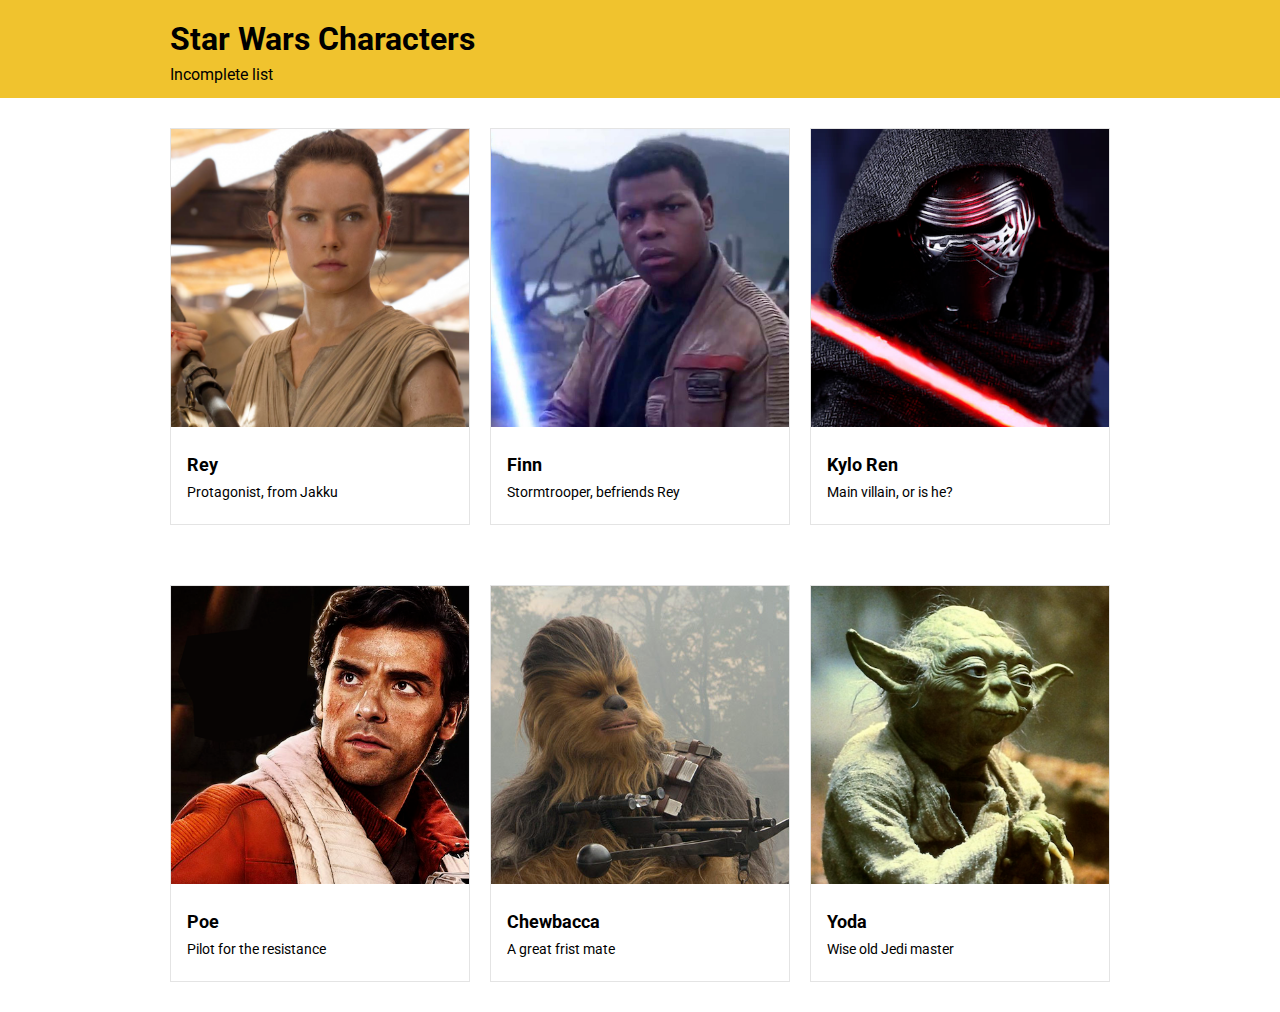
<file: index.html>
<!DOCTYPE html>
<html lang="en">
<head>
  <meta charset="UTF-8">
  <title>Star Wars Responsive Challenge</title>

  <!-- Responsive viewport tag, tells small screens that it's responsive -->
  <meta name="viewport" content="width=device-width, initial-scale=1">

  <!-- Normalize.css, a cross-browser reset file -->
  <!-- Changed from remote link to link within the project -->
  <link href="normalize.css" type="text/css" rel="stylesheet">

  <!-- Google Font -->
  <link href="https://fonts.googleapis.com/css?family=Roboto:400,700" rel="stylesheet">

  <!-- Stylesheets -->
  <link href="grid.css" type="text/css" rel="stylesheet">
  <link href="main.css" type="text/css" rel="stylesheet">
</head>

<body>
  <header role="banner" class="header">
    <div class="row row--header">
      <div class="col-12 col--header">
        <h1 class="header__title">Star Wars Characters</h1>
        <h2 class="header__subtitle">Incomplete list</h2>
      </div>
    </div>
  </header>

  <main role="main">
    <div class="row">
      <!-- Classes card-stack and grid-container are both just on this DIV, but
           are different classes to separate concerns of grid functionality
           (grid-container) and display (card-stack). -->
      <div class="col-4">
        <figure class="card">
          <!-- Like card-stack and grid-container above, card is for display and
               col is for grid. -->
          <img src="images/rey_square.png" class="card__pic" alt="Rey" width="250">
          <figcaption class="caption">
            <div class="caption__name">Rey</div>
            <div class="caption__detail">Protagonist, from Jakku</div>
          </figcaption>
        </figure>
      </div>

      <div class="col-4">
        <figure class="card">
          <img src="images/finn_square.png" class="card__pic" alt="Finn" width="250">
          <figcaption class="caption">
            <div class="caption__name">Finn</div>
            <div class="caption__detail">Stormtrooper, befriends Rey</div>
          </figcaption>
        </figure>
      </div>

      <div class="col-4">
        <figure class="card">
          <img src="images/kylo_square.png" class="card__pic" alt="Kylo Ren" width="250">
          <figcaption class="caption">
            <div class="caption__name">Kylo Ren</div>
            <div class="caption__detail">Main villain, or is he?</div>
          </figcaption>
        </figure>
      </div>
    </div>

    <div class="row">
      <div class="col-4">
        <figure class="card">
          <img src="images/poe_square.png" class="card__pic" alt="Poe" width="250">
          <figcaption class="caption">
            <div class="caption__name">Poe</div>
            <div class="caption__detail">Pilot for the resistance</div>
          </figcaption>
        </figure>
      </div>

      <div class="col-4">
        <figure class="card">
          <img src="images/chewbacca_square.png" class="card__pic" alt="Chewbacca" width="250">
          <figcaption class="caption">
            <div class="caption__name">Chewbacca</div>
            <div class="caption__detail">A great frist mate</div>
          </figcaption>
        </figure>
      </div>

      <div class="col-4">
        <figure class="card">
          <img src="images/yoda_square.png" class="card__pic" alt="Yoda" width="250">
          <figcaption class="caption">
            <div class="caption__name">Yoda</div>
            <div class="caption__detail">Wise old Jedi master</div>
          </figcaption>
        </figure>
      </div>
    </div>
  </main>

</body>
</html>
</file>
<file: grid.css>
html {
   box-sizing: border-box;
 }

 *, *::before, *::after {
   box-sizing: inherit;
 }

/* Clearfix */

.row::after {
  clear: both;
}

.row::before, .row::after {
  content: '';
  display: table;
}


.row {
  margin: auto;
  max-width: 1000px;
  overflow: auto; /* To fix issue of container div having no height */
  padding: 20px;
}

.row--header {
  padding-top: 0;
  padding-bottom: 0;
}

/* Default: phones/devices under 640px */

.col-4, .col-12 {
  float: left;
  margin: 0;
  padding: 1.041667%; /* 20px gutters, 10px per side per col, 10px/960 (row width
                  * minus 2*20px padding) = 1.041667% */
  width: 100%;
}

.col-4 {
  max-width: 320px; /* Fix uneven cols width with screens between 320 and 640 */
}

.col--header {
  padding-top: 0;
  padding-bottom: 0;
}

/* Bigger phones in landscape, and tablets */

@media only screen and (min-width: 640px) {
  .col-4 {
    width: 33.333333%;
    width: calc(100% / 3);
  }
}
</file>
<file: main.css>
/* Using BEM naming */

/* Global */

body {
  font-family: 'Roboto', Arial, sans-serif;
}

/* Header */
/* A good number of these are to offset positioning behaviors inherited from
 * .col and .grid-container, which were added to align the page title with the
 * cards, as indicated on the design */

.header {
  background-color: #f0c32e;
  overflow: auto; /* Eliminates white space above header */
  padding-top: 0;
  padding-bottom: 0;
  width: 100%;
}

.header__title {
  margin-bottom: 8px;
  width: 100%;
}

.header__subtitle {
  font-weight: 400;
  font-size: 16px;
  margin-top: 0;
  width: 100%;
}

/* Cards */

.card { /* Only place display properties here. Grid/size are in grid.css */
  border: 1px solid #e4e4e4;
  margin: auto;
}

.card__pic {
  width: 100%;
}

.caption {
  margin: 24px 16px;
}

.caption__name {
  font-size: 18px;
  font-weight: 700;
}

.caption__detail {
  font-size: 14px;
  margin-top: 8px;
}
</file>
